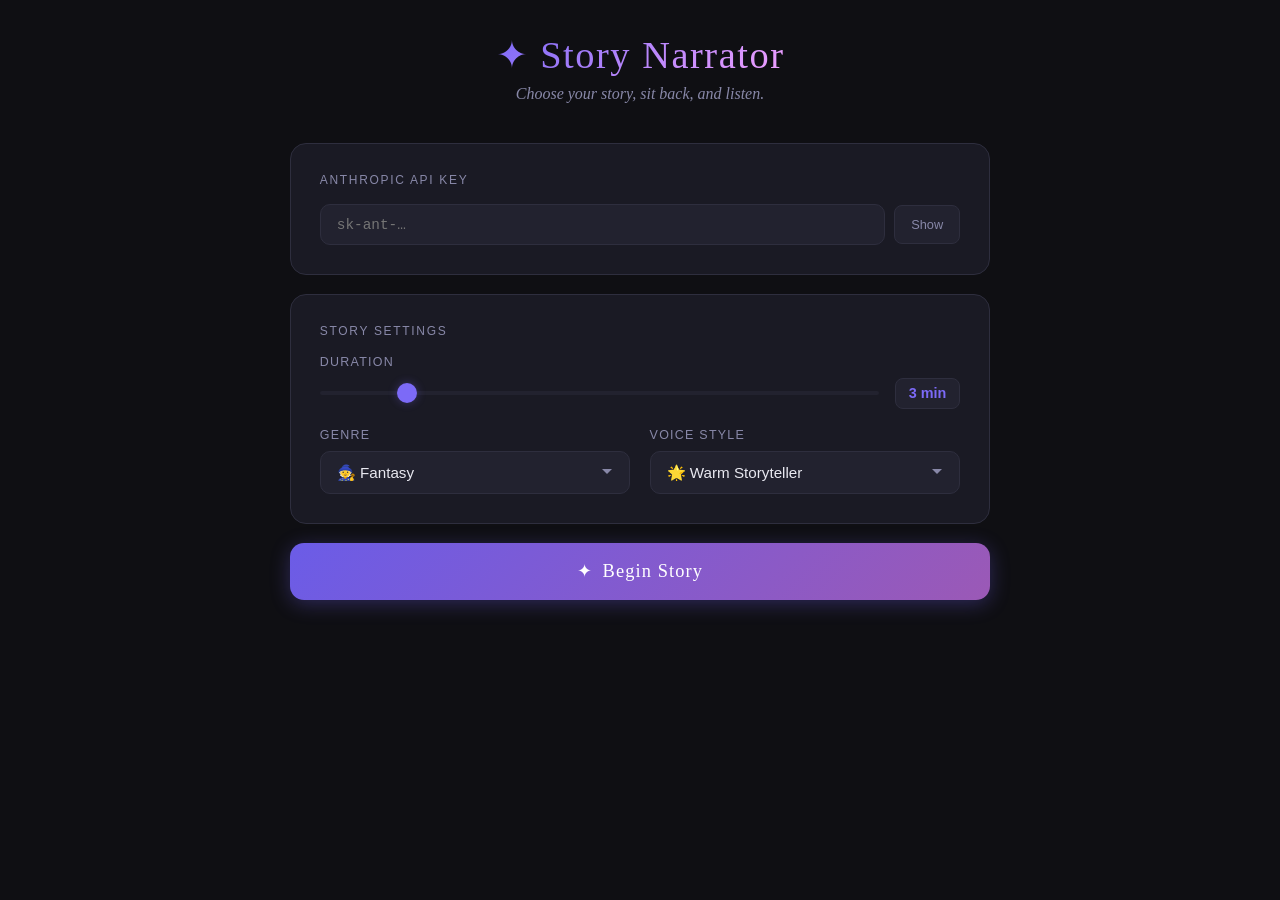
<file: index.html>
<!DOCTYPE html>
<html lang="en">
<head>
  <meta charset="UTF-8" />
  <meta name="viewport" content="width=device-width, initial-scale=1.0" />
  <title>Story Narrator</title>
  <style>
    *, *::before, *::after { box-sizing: border-box; margin: 0; padding: 0; }

    :root {
      --bg: #0f0f13;
      --surface: #1a1a24;
      --surface2: #22222f;
      --border: #2e2e3e;
      --accent: #7c6af7;
      --accent-glow: #7c6af755;
      --accent2: #f0a0ff;
      --text: #e8e8f0;
      --text-dim: #8888a8;
      --success: #5af09a;
      --danger: #ff6b6b;
    }

    body {
      font-family: 'Georgia', serif;
      background: var(--bg);
      color: var(--text);
      min-height: 100vh;
      display: flex;
      flex-direction: column;
      align-items: center;
      padding: 2rem 1rem 4rem;
    }

    header { text-align: center; margin-bottom: 2.5rem; }

    header h1 {
      font-size: 2.4rem;
      font-weight: 400;
      letter-spacing: 0.04em;
      background: linear-gradient(135deg, var(--accent), var(--accent2));
      -webkit-background-clip: text;
      -webkit-text-fill-color: transparent;
      background-clip: text;
    }

    header p { color: var(--text-dim); margin-top: 0.5rem; font-style: italic; font-size: 1rem; }

    .card {
      background: var(--surface);
      border: 1px solid var(--border);
      border-radius: 16px;
      padding: 1.8rem;
      width: 100%;
      max-width: 700px;
      margin-bottom: 1.2rem;
    }

    .card-title {
      font-size: 0.75rem;
      letter-spacing: 0.14em;
      text-transform: uppercase;
      color: var(--text-dim);
      margin-bottom: 1.1rem;
      font-family: 'Arial', sans-serif;
    }

    .api-key-row { display: flex; gap: 0.6rem; align-items: center; }

    .api-key-row input {
      flex: 1;
      background: var(--surface2);
      border: 1px solid var(--border);
      border-radius: 10px;
      padding: 0.7rem 1rem;
      color: var(--text);
      font-size: 0.9rem;
      font-family: 'Courier New', monospace;
      outline: none;
      transition: border-color 0.2s;
    }

    .api-key-row input:focus { border-color: var(--accent); }

    .btn-small {
      background: var(--surface2);
      border: 1px solid var(--border);
      border-radius: 8px;
      color: var(--text-dim);
      padding: 0.7rem 1rem;
      cursor: pointer;
      font-size: 0.8rem;
      transition: all 0.2s;
      white-space: nowrap;
    }

    .btn-small:hover { border-color: var(--accent); color: var(--text); }

    .controls-grid { display: grid; grid-template-columns: 1fr 1fr; gap: 1.2rem; }

    @media (max-width: 500px) { .controls-grid { grid-template-columns: 1fr; } }

    .control-group label {
      display: block;
      font-size: 0.78rem;
      letter-spacing: 0.1em;
      text-transform: uppercase;
      color: var(--text-dim);
      margin-bottom: 0.55rem;
      font-family: 'Arial', sans-serif;
    }

    .control-group select {
      width: 100%;
      background: var(--surface2);
      border: 1px solid var(--border);
      border-radius: 10px;
      padding: 0.75rem 1rem;
      color: var(--text);
      font-size: 0.95rem;
      appearance: none;
      background-image: url("data:image/svg+xml,%3Csvg xmlns='http://www.w3.org/2000/svg' width='12' height='8' viewBox='0 0 12 8'%3E%3Cpath fill='%238888a8' d='M1 1l5 5 5-5'/%3E%3C/svg%3E");
      background-repeat: no-repeat;
      background-position: right 1rem center;
      cursor: pointer;
      outline: none;
      transition: border-color 0.2s;
    }

    .control-group select:focus { border-color: var(--accent); }

    .duration-control { grid-column: 1 / -1; }

    .duration-row { display: flex; align-items: center; gap: 1rem; }

    .duration-row input[type=range] {
      flex: 1;
      -webkit-appearance: none;
      height: 4px;
      border-radius: 2px;
      background: var(--surface2);
      outline: none;
      cursor: pointer;
    }

    .duration-row input[type=range]::-webkit-slider-thumb {
      -webkit-appearance: none;
      width: 20px; height: 20px;
      border-radius: 50%;
      background: var(--accent);
      cursor: pointer;
      box-shadow: 0 0 10px var(--accent-glow);
    }

    .duration-row input[type=range]::-moz-range-thumb {
      width: 20px; height: 20px;
      border-radius: 50%;
      background: var(--accent);
      cursor: pointer;
      border: none;
    }

    .duration-badge {
      background: var(--surface2);
      border: 1px solid var(--border);
      border-radius: 8px;
      padding: 0.4rem 0.8rem;
      font-size: 0.9rem;
      min-width: 60px;
      text-align: center;
      color: var(--accent);
      font-weight: 600;
      font-family: 'Arial', sans-serif;
    }

    .start-btn {
      display: flex;
      align-items: center;
      justify-content: center;
      gap: 0.6rem;
      width: 100%;
      max-width: 700px;
      padding: 1.1rem;
      font-size: 1.15rem;
      font-family: 'Georgia', serif;
      letter-spacing: 0.06em;
      border: none;
      border-radius: 14px;
      cursor: pointer;
      background: linear-gradient(135deg, #6b5ce7, #9b59b6);
      color: #fff;
      box-shadow: 0 4px 20px #6b5ce755;
      transition: all 0.25s;
      margin-bottom: 1.2rem;
    }

    .start-btn:hover:not(:disabled) { transform: translateY(-2px); box-shadow: 0 8px 28px #6b5ce788; }
    .start-btn:active:not(:disabled) { transform: translateY(0); }
    .start-btn:disabled { opacity: 0.5; cursor: not-allowed; transform: none; }

    .player-card { display: none; }
    .player-card.visible { display: block; }

    .status-line {
      display: flex;
      align-items: center;
      gap: 0.6rem;
      font-family: 'Arial', sans-serif;
      font-size: 0.85rem;
      color: var(--text-dim);
      margin-bottom: 1rem;
    }

    .status-dot { width: 8px; height: 8px; border-radius: 50%; background: var(--text-dim); flex-shrink: 0; }
    .status-dot.generating { background: var(--accent); animation: pulse 1s ease-in-out infinite; }
    .status-dot.narrating  { background: var(--success); animation: pulse 1.4s ease-in-out infinite; }
    .status-dot.paused     { background: #f5a623; }
    .status-dot.done       { background: var(--success); }
    .status-dot.error      { background: var(--danger); }

    @keyframes pulse { 0%, 100% { opacity: 1; } 50% { opacity: 0.35; } }

    .story-box {
      background: var(--surface2);
      border: 1px solid var(--border);
      border-radius: 12px;
      padding: 1.4rem 1.6rem;
      max-height: 320px;
      overflow-y: auto;
      font-size: 1.02rem;
      line-height: 1.78;
      color: var(--text);
      margin-bottom: 1.2rem;
      white-space: pre-wrap;
      scroll-behavior: smooth;
    }

    .story-box::-webkit-scrollbar { width: 6px; }
    .story-box::-webkit-scrollbar-track { background: transparent; }
    .story-box::-webkit-scrollbar-thumb { background: var(--border); border-radius: 3px; }

    .story-box .highlight {
      background: linear-gradient(90deg, #7c6af722 0%, #f0a0ff18 100%);
      border-radius: 3px;
      padding: 1px 0;
    }

    .progress-bar-wrap { background: var(--surface2); border-radius: 4px; height: 4px; margin-bottom: 1.2rem; overflow: hidden; }
    .progress-bar-fill { height: 100%; background: linear-gradient(90deg, var(--accent), var(--accent2)); border-radius: 4px; width: 0%; transition: width 0.5s linear; }

    .playback-controls { display: flex; gap: 0.8rem; align-items: center; }

    .ctrl-btn {
      background: var(--surface2);
      border: 1px solid var(--border);
      border-radius: 10px;
      color: var(--text);
      padding: 0.65rem 1.2rem;
      cursor: pointer;
      font-size: 0.88rem;
      font-family: 'Arial', sans-serif;
      transition: all 0.2s;
      display: flex;
      align-items: center;
      gap: 0.4rem;
    }

    .ctrl-btn:hover:not(:disabled) { border-color: var(--accent); color: var(--accent); }
    .ctrl-btn:disabled { opacity: 0.4; cursor: not-allowed; }
    .ctrl-btn.danger:hover:not(:disabled) { border-color: var(--danger); color: var(--danger); }

    .time-display { margin-left: auto; font-family: 'Courier New', monospace; font-size: 0.85rem; color: var(--text-dim); }

    .error-msg {
      background: #ff6b6b18;
      border: 1px solid #ff6b6b44;
      border-radius: 10px;
      padding: 0.8rem 1rem;
      font-size: 0.88rem;
      color: #ff9999;
      font-family: 'Arial', sans-serif;
      display: none;
    }

    .error-msg.visible { display: block; }

    .meta-row { display: flex; flex-wrap: wrap; gap: 1.2rem; font-family: 'Arial', sans-serif; font-size: 0.78rem; color: var(--text-dim); margin-top: 0.6rem; }
    .meta-row span { display: flex; align-items: center; gap: 0.3rem; }
  </style>
</head>
<body>

<header>
  <h1>✦ Story Narrator</h1>
  <p>Choose your story, sit back, and listen.</p>
</header>

<!-- API Key -->
<div class="card">
  <div class="card-title">Anthropic API Key</div>
  <div class="api-key-row">
    <input type="password" id="apiKey" placeholder="sk-ant-…" autocomplete="off" />
    <button class="btn-small" onclick="toggleKeyVisibility()">Show</button>
  </div>
</div>

<!-- Story Settings -->
<div class="card">
  <div class="card-title">Story Settings</div>
  <div class="controls-grid">
    <div class="control-group duration-control">
      <label>Duration</label>
      <div class="duration-row">
        <input type="range" id="duration" min="1" max="15" value="3" step="1" oninput="updateDuration(this.value)" />
        <div class="duration-badge" id="durationLabel">3 min</div>
      </div>
    </div>

    <div class="control-group">
      <label>Genre</label>
      <select id="genre">
        <option value="fantasy">🧙 Fantasy</option>
        <option value="sci-fi">🚀 Sci-Fi</option>
        <option value="mystery">🔍 Mystery</option>
        <option value="horror">👻 Horror</option>
        <option value="romance">💞 Romance</option>
        <option value="adventure">⚔️ Adventure</option>
        <option value="fairy tale">🧚 Fairy Tale</option>
        <option value="thriller">🕵️ Thriller</option>
        <option value="historical fiction">🏛️ Historical Fiction</option>
        <option value="comedy">😄 Comedy</option>
      </select>
    </div>

    <div class="control-group">
      <label>Voice Style</label>
      <select id="voiceStyle">
        <option value="warm">🌟 Warm Storyteller</option>
        <option value="dramatic">🎭 Dramatic</option>
        <option value="whimsical">🌈 Whimsical</option>
        <option value="dark">🌑 Dark & Eerie</option>
        <option value="epic">🔱 Epic Narrator</option>
      </select>
    </div>
  </div>
</div>

<!-- Start Button -->
<button class="start-btn" id="startBtn" onclick="startStory()">
  <span>✦</span> Begin Story
</button>

<!-- Error -->
<div class="error-msg card" id="errorMsg"></div>

<!-- Player -->
<div class="card player-card" id="playerCard">
  <div class="status-line">
    <div class="status-dot" id="statusDot"></div>
    <span id="statusText">Generating your story…</span>
  </div>

  <div class="story-box" id="storyBox"></div>
  <div class="meta-row" id="metaRow"></div>

  <div class="progress-bar-wrap">
    <div class="progress-bar-fill" id="progressFill"></div>
  </div>

  <div class="playback-controls">
    <button class="ctrl-btn" id="pauseBtn" onclick="togglePause()" disabled>⏸ Pause</button>
    <button class="ctrl-btn" id="replayBtn" onclick="replayStory()" disabled>↩ Replay</button>
    <button class="ctrl-btn danger" id="stopBtn" onclick="stopStory()" disabled>✕ Stop</button>
    <div class="time-display" id="timeDisplay">0:00 / 0:00</div>
  </div>
</div>

<script>
  // ─── State ────────────────────────────────────────────────────────────────
  let currentStory = '';
  let sentences = [];
  let sentenceIndex = 0;
  let isPaused = false;
  let isSpeaking = false;
  let startTime = null;
  let timerInterval = null;
  let estimatedDuration = 0;
  let selectedVoice = null;

  const WORDS_PER_MIN = 130;

  const VOICE_PRESETS = {
    warm:      { rate: 0.92, pitch: 1.05 },
    dramatic:  { rate: 0.82, pitch: 0.88 },
    whimsical: { rate: 1.05, pitch: 1.18 },
    dark:      { rate: 0.75, pitch: 0.78 },
    epic:      { rate: 0.86, pitch: 0.95 },
  };

  // Best voices in priority order (Android enhanced → Google → Microsoft Neural)
  const PREFERRED_VOICES = [
    'Google US English', 'Google UK English Female', 'Google UK English Male',
    'Google Australian English',
    'Microsoft Aria Online (Natural)', 'Microsoft Jenny Online (Natural)',
    'Microsoft Guy Online (Natural)', 'Microsoft Ryan Online (Natural)',
    'Microsoft Sonia Online (Natural)',
  ];

  // ─── UI helpers ──────────────────────────────────────────────────────────
  function updateDuration(v) {
    document.getElementById('durationLabel').textContent = v + ' min';
  }

  function toggleKeyVisibility() {
    const inp = document.getElementById('apiKey');
    const btn = event.target;
    if (inp.type === 'password') { inp.type = 'text'; btn.textContent = 'Hide'; }
    else { inp.type = 'password'; btn.textContent = 'Show'; }
  }

  function setStatus(state, text) {
    document.getElementById('statusDot').className = 'status-dot ' + state;
    document.getElementById('statusText').textContent = text;
  }

  function showError(msg) {
    const el = document.getElementById('errorMsg');
    el.textContent = msg;
    el.classList.add('visible');
  }

  function hideError() { document.getElementById('errorMsg').classList.remove('visible'); }

  function showPlayer() {
    document.getElementById('playerCard').classList.add('visible');
    document.getElementById('playerCard').scrollIntoView({ behavior: 'smooth', block: 'start' });
  }

  function setProgress(pct) {
    document.getElementById('progressFill').style.width = Math.min(100, pct) + '%';
  }

  function setButtonsEnabled(pause, replay, stop) {
    document.getElementById('pauseBtn').disabled = !pause;
    document.getElementById('replayBtn').disabled = !replay;
    document.getElementById('stopBtn').disabled = !stop;
  }

  function highlightSentence(idx) {
    const box = document.getElementById('storyBox');
    let html = '';
    for (let i = 0; i < sentences.length; i++) {
      if (i === idx) html += '<span class="highlight">' + escHtml(sentences[i]) + '</span>';
      else html += escHtml(sentences[i]);
      if (i < sentences.length - 1) html += ' ';
    }
    box.innerHTML = html;
    const span = box.querySelector('.highlight');
    if (span) {
      const br = box.getBoundingClientRect(), sr = span.getBoundingClientRect();
      if (sr.top < br.top || sr.bottom > br.bottom) span.scrollIntoView({ block: 'center', behavior: 'smooth' });
    }
  }

  function escHtml(s) {
    return s.replace(/&/g,'&amp;').replace(/</g,'&lt;').replace(/>/g,'&gt;');
  }

  // ─── Timer ────────────────────────────────────────────────────────────────
  function startTimer(totalSec) {
    startTime = Date.now();
    estimatedDuration = totalSec;
    clearInterval(timerInterval);
    timerInterval = setInterval(() => {
      const elapsed = (Date.now() - startTime) / 1000;
      document.getElementById('timeDisplay').textContent = formatTime(elapsed) + ' / ' + formatTime(totalSec);
      setProgress((elapsed / totalSec) * 100);
      if (elapsed >= totalSec + 2) clearInterval(timerInterval);
    }, 500);
  }

  function stopTimer() { clearInterval(timerInterval); timerInterval = null; }

  function formatTime(sec) {
    sec = Math.max(0, Math.floor(sec));
    return Math.floor(sec / 60) + ':' + String(sec % 60).padStart(2, '0');
  }

  // ─── Voice picking ────────────────────────────────────────────────────────
  function pickVoice() {
    const voices = speechSynthesis.getVoices();
    for (const name of PREFERRED_VOICES) {
      const v = voices.find(v => v.name === name);
      if (v) return v;
    }
    return voices.find(v => v.lang.startsWith('en') && !v.localService)
      || voices.find(v => v.lang.startsWith('en'))
      || voices[0];
  }

  // ─── Story Generation ─────────────────────────────────────────────────────
  async function generateStory(apiKey, genre, minutes) {
    const wordCount = Math.round(minutes * WORDS_PER_MIN);
    const styleHint = {
      warm:      'Use warm, inviting prose that feels like a cozy campfire story.',
      dramatic:  'Use dramatic, theatrical prose with vivid emotional beats.',
      whimsical: 'Use playful, whimsical prose full of wonder and light humor.',
      dark:      'Use dark, atmospheric prose with an eerie, unsettling tone.',
      epic:      'Use grand, epic prose befitting an ancient legend.',
    }[document.getElementById('voiceStyle').value] || '';

    const prompt = `Write an original ${genre} short story of approximately ${wordCount} words.
${styleHint}
The story should have a clear beginning, middle, and end.
Write only the story itself — no title, no preamble, no author notes.
Make it engaging and suitable for narration.`;

    const response = await fetch('https://api.anthropic.com/v1/messages', {
      method: 'POST',
      headers: {
        'Content-Type': 'application/json',
        'x-api-key': apiKey,
        'anthropic-version': '2023-06-01',
        'anthropic-dangerous-direct-browser-access': 'true',
      },
      body: JSON.stringify({
        model: 'claude-opus-4-6',
        max_tokens: Math.max(2048, Math.round(wordCount * 1.6)),
        thinking: { type: 'adaptive' },
        messages: [{ role: 'user', content: prompt }],
      }),
    });

    if (!response.ok) {
      const err = await response.json().catch(() => ({}));
      throw new Error(err?.error?.message || `API error ${response.status}`);
    }

    const data = await response.json();
    const textBlock = data.content.find(b => b.type === 'text');
    if (!textBlock) throw new Error('No story text returned from API.');
    return textBlock.text.trim();
  }

  // ─── Narration ────────────────────────────────────────────────────────────
  function splitIntoSentences(text) {
    return text.match(/[^.!?…]+[.!?…]+["']?|[^.!?…]+$/g)?.map(s => s.trim()).filter(Boolean) || [text];
  }

  function speakFrom(idx) {
    if (idx >= sentences.length) {
      setStatus('done', 'Story complete.');
      setButtonsEnabled(false, true, false);
      setProgress(100);
      stopTimer();
      isSpeaking = false;
      return;
    }

    sentenceIndex = idx;
    highlightSentence(idx);

    const preset = VOICE_PRESETS[document.getElementById('voiceStyle').value] || VOICE_PRESETS.warm;
    const utt = new SpeechSynthesisUtterance(sentences[idx]);
    if (selectedVoice) utt.voice = selectedVoice;
    utt.rate = preset.rate;
    utt.pitch = preset.pitch;
    utt.volume = 1;

    utt.onend = () => { if (!isPaused && isSpeaking) speakFrom(idx + 1); };
    utt.onerror = (e) => {
      if (e.error !== 'canceled' && e.error !== 'interrupted' && isSpeaking) speakFrom(idx + 1);
    };

    speechSynthesis.speak(utt);
  }

  function startNarration(story) {
    currentStory = story;
    sentences = splitIntoSentences(story);
    sentenceIndex = 0;
    isPaused = false;
    isSpeaking = true;
    selectedVoice = pickVoice();

    const wordCount = story.split(/\s+/).length;
    const preset = VOICE_PRESETS[document.getElementById('voiceStyle').value] || VOICE_PRESETS.warm;
    const durationSec = Math.round((wordCount / (WORDS_PER_MIN * preset.rate)) * 60);

    setStatus('narrating', 'Narrating…');
    setButtonsEnabled(true, false, true);
    document.getElementById('pauseBtn').textContent = '⏸ Pause';

    const voiceName = selectedVoice ? selectedVoice.name : 'Default';
    document.getElementById('metaRow').innerHTML =
      `<span>📖 ${wordCount.toLocaleString()} words</span>` +
      `<span>⏱ ~${formatTime(durationSec)}</span>` +
      `<span>🎭 ${document.getElementById('genre').options[document.getElementById('genre').selectedIndex].text}</span>` +
      `<span>🔊 ${voiceName}</span>`;

    startTimer(durationSec);

    if (speechSynthesis.getVoices().length === 0) {
      speechSynthesis.onvoiceschanged = () => { selectedVoice = pickVoice(); speakFrom(0); };
    } else {
      speakFrom(0);
    }
  }

  // ─── Controls ─────────────────────────────────────────────────────────────
  function togglePause() {
    if (!isSpeaking) return;
    if (isPaused) {
      isPaused = false;
      setStatus('narrating', 'Narrating…');
      document.getElementById('pauseBtn').textContent = '⏸ Pause';
      startTimer(estimatedDuration - (Date.now() - startTime) / 1000);
      speakFrom(sentenceIndex);
    } else {
      isPaused = true;
      speechSynthesis.cancel();
      setStatus('paused', 'Paused');
      document.getElementById('pauseBtn').textContent = '▶ Resume';
      stopTimer();
    }
  }

  function replayStory() {
    if (!currentStory) return;
    speechSynthesis.cancel();
    isSpeaking = true;
    isPaused = false;
    startNarration(currentStory);
  }

  function stopStory() {
    speechSynthesis.cancel();
    isSpeaking = false;
    isPaused = false;
    stopTimer();
    setStatus('done', 'Stopped.');
    setButtonsEnabled(false, true, false);
    setProgress(0);
    document.getElementById('progressFill').style.transition = 'none';
    setTimeout(() => { document.getElementById('progressFill').style.transition = 'width 0.5s linear'; }, 100);
  }

  // ─── Main Flow ────────────────────────────────────────────────────────────
  async function startStory() {
    const apiKey = document.getElementById('apiKey').value.trim();
    if (!apiKey) { showError('Please enter your Anthropic API key.'); return; }

    hideError();
    speechSynthesis.cancel();
    isSpeaking = false;
    isPaused = false;
    stopTimer();

    const startBtn = document.getElementById('startBtn');
    startBtn.disabled = true;
    startBtn.innerHTML = '<span>◌</span> Generating story…';

    setProgress(0);
    document.getElementById('storyBox').textContent = '';
    document.getElementById('metaRow').innerHTML = '';
    document.getElementById('timeDisplay').textContent = '0:00 / 0:00';
    setButtonsEnabled(false, false, false);
    setStatus('generating', 'Generating your story…');
    showPlayer();

    try {
      const story = await generateStory(apiKey, document.getElementById('genre').value, parseInt(document.getElementById('duration').value));
      document.getElementById('storyBox').textContent = story;
      startNarration(story);
    } catch (err) {
      setStatus('error', 'Error');
      showError('Error: ' + err.message);
      document.getElementById('playerCard').classList.remove('visible');
    } finally {
      startBtn.disabled = false;
      startBtn.innerHTML = '<span>✦</span> Begin Story';
    }
  }

  // ─── Init ─────────────────────────────────────────────────────────────────
  window.addEventListener('DOMContentLoaded', () => {
    const saved = localStorage.getItem('snApiKey');
    if (saved) document.getElementById('apiKey').value = saved;
    document.getElementById('apiKey').addEventListener('blur', () => {
      const v = document.getElementById('apiKey').value.trim();
      if (v) localStorage.setItem('snApiKey', v);
    });
    speechSynthesis.getVoices();
    speechSynthesis.onvoiceschanged = () => speechSynthesis.getVoices();
  });
</script>
</body>
</html>
</file>
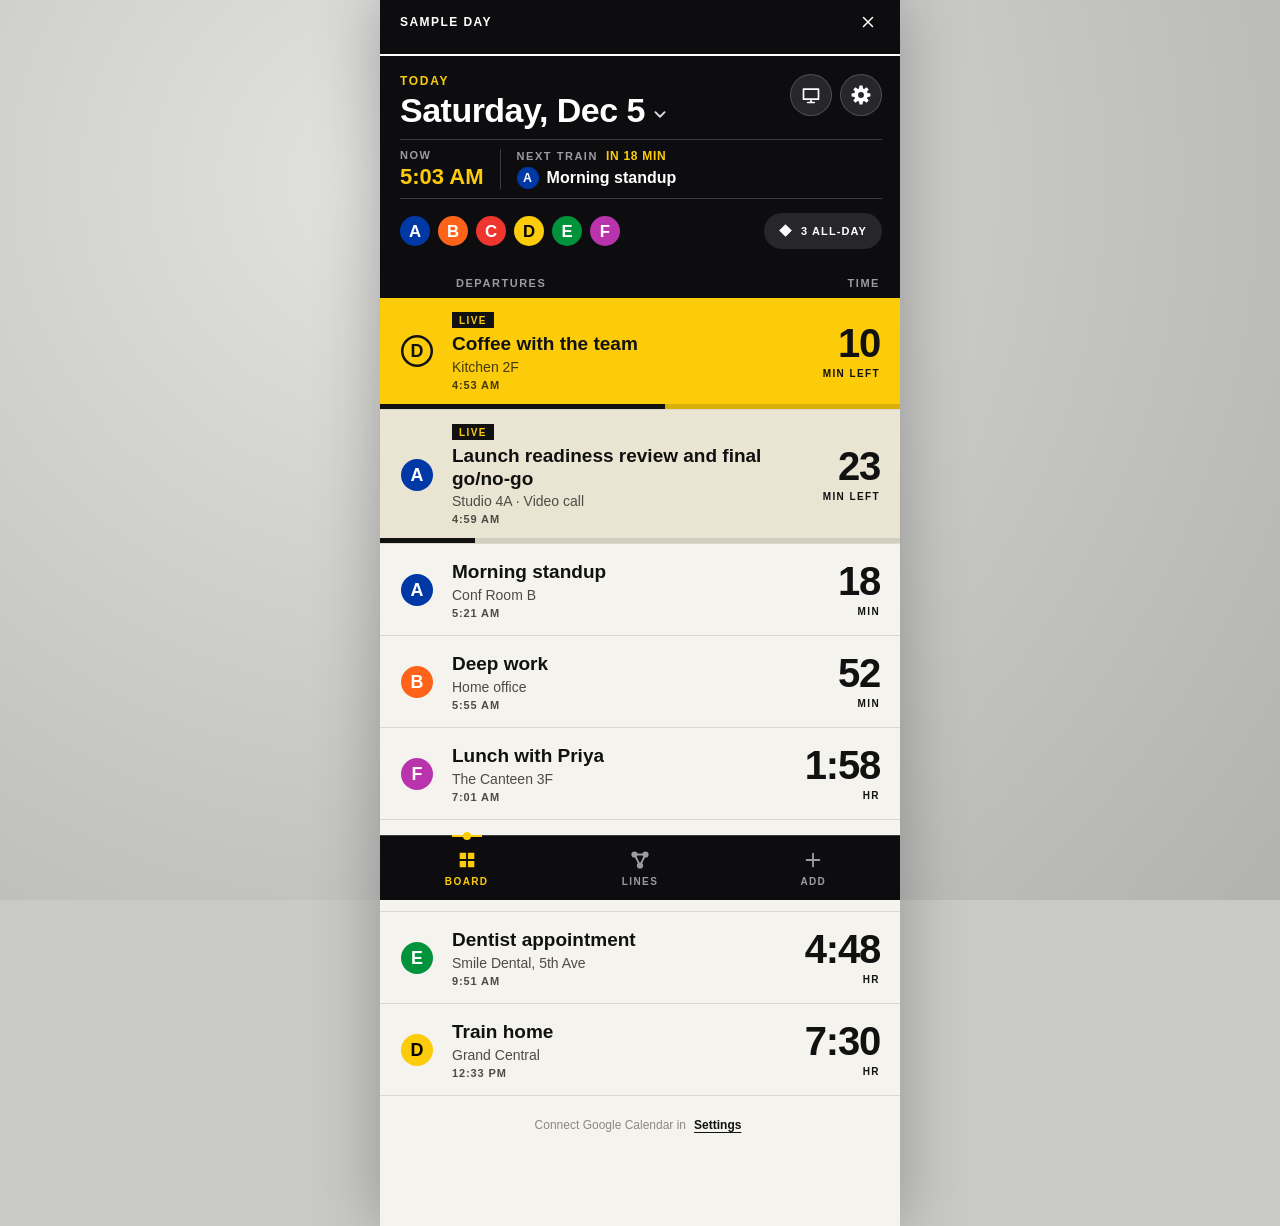
<file: dayboard/index.html>
<!DOCTYPE html>
<html lang="en" data-system="nyc">
<head>
  <meta charset="UTF-8" />
  <meta name="viewport" content="width=device-width, initial-scale=1, viewport-fit=cover" />
  <title>Day Board</title>
  <meta name="description" content="Your calendar as a subway departure board. New York City Subway, London Underground and split-flap designs." />
  <meta name="theme-color" content="#0D0D0F" />
  <meta name="apple-mobile-web-app-capable" content="yes" />
  <meta name="mobile-web-app-capable" content="yes" />
  <meta name="apple-mobile-web-app-status-bar-style" content="black" />
  <meta name="apple-mobile-web-app-title" content="Day Board" />
  <link rel="manifest" href="manifest.webmanifest" />
  <link rel="icon" href="icons/app-192.png" type="image/png" />
  <link rel="apple-touch-icon" href="icons/apple-touch-icon.png" />
  <link rel="stylesheet" href="css/app.css" />
  <script>
    // Apply the saved subway system before first paint to avoid a flash.
    try {
      var s = JSON.parse(localStorage.getItem('dayboard.v1') || '{}').system;
      if (s) document.documentElement.setAttribute('data-system', s);
    } catch (e) {}
  </script>
</head>
<body>
  <div id="app">
    <div id="banner"></div>
    <main id="view"></main>
  </div>
  <nav id="tabs" class="tabs" aria-label="Day Board"></nav>
  <dialog id="sheet" class="sheet" aria-label="Details"></dialog>
  <div id="display" class="display" hidden></div>
  <div id="toast" class="toast" role="status" aria-live="polite"></div>
  <noscript>Day Board needs JavaScript.</noscript>

  <script src="config.js"></script>
  <script src="js/util.js"></script>
  <script src="js/systems.js"></script>
  <script src="js/flap.js"></script>
  <script src="js/store.js"></script>
  <script src="js/google.js"></script>
  <script src="js/phone.js"></script>
  <script src="js/sample.js"></script>
  <script src="js/app.js"></script>
</body>
</html>
</file>
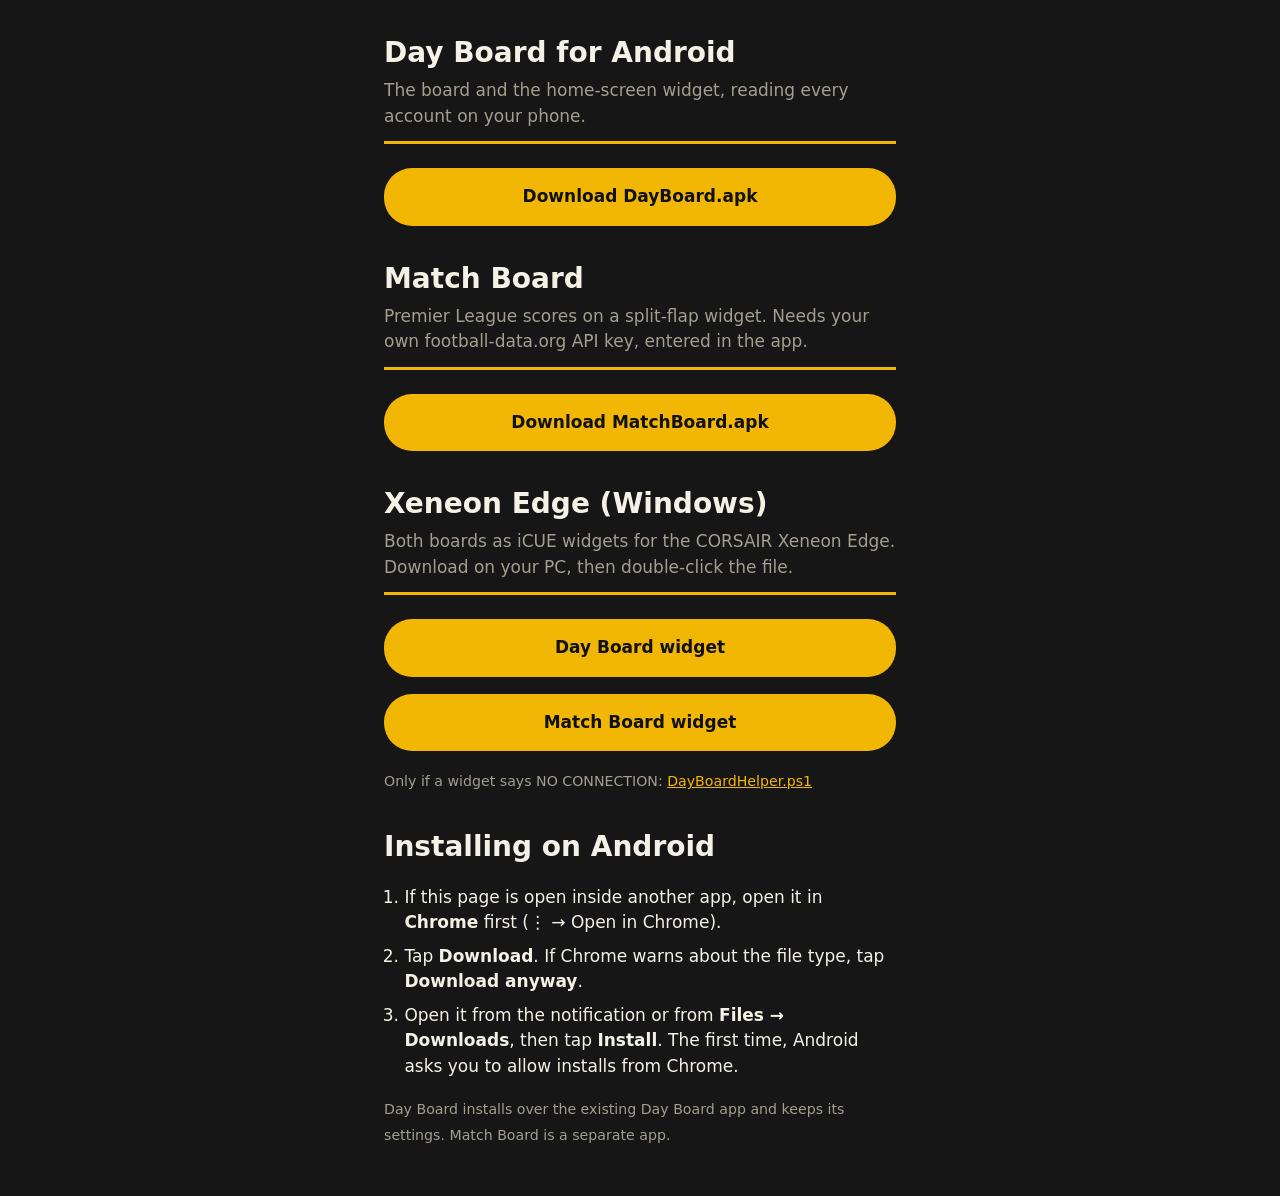
<file: get/index.html>
<!doctype html>
<html lang="en">
<head>
<meta charset="utf-8">
<meta name="viewport" content="width=device-width, initial-scale=1">
<title>Day Board Downloads</title>
<style>
  :root { --bg: #161616; --ink: #f4f1e6; --dim: #a39e8f; --amber: #f2b705; }
  body { margin: 0; background: var(--bg); color: var(--ink); font: 17px/1.5 system-ui, sans-serif; }
  main { max-width: 32rem; margin: 0 auto; padding: 32px 16px; }
  h1 { margin: 0 0 4px; font-size: 28px; }
  .rule { height: 3px; background: var(--amber); margin: 12px 0 24px; }
  a.btn { display: block; padding: 16px; border-radius: 28px; background: var(--amber); color: #111; text-align: center; font-weight: 700; text-decoration: none; }
  ol { padding-left: 1.2em; } li { margin: 8px 0; } small, .dim { color: var(--dim); }
</style>
</head>
<body>
<main>
  <h1>Day Board for Android</h1>
  <div class="dim">The board and the home-screen widget, reading every account on your phone.</div>
  <div class="rule"></div>
  <a class="btn" href="DayBoard.apk" download="DayBoard.apk">Download DayBoard.apk</a>
  <h1 style="margin-top:32px">Match Board</h1>
  <div class="dim">Premier League scores on a split-flap widget. Needs your own football-data.org API key, entered in the app.</div>
  <div class="rule"></div>
  <a class="btn" href="MatchBoard.apk" download="MatchBoard.apk">Download MatchBoard.apk</a>
  <h1 style="margin-top:32px">Xeneon Edge (Windows)</h1>
  <div class="dim">Both boards as iCUE widgets for the CORSAIR Xeneon Edge. Download on your PC, then double-click the file.</div>
  <div class="rule"></div>
  <p><a class="btn" href="https://github.com/braachgs/silver-enigma/releases/download/edge/day-board.icuewidget">Day Board widget</a></p>
  <p><a class="btn" href="https://github.com/braachgs/silver-enigma/releases/download/edge/match-board.icuewidget">Match Board widget</a></p>
  <p><small>Only if a widget says NO CONNECTION: <a style="color:#F2B705" href="https://github.com/braachgs/silver-enigma/releases/download/edge/DayBoardHelper.ps1">DayBoardHelper.ps1</a></small></p>
  <h1 style="margin-top:32px">Installing on Android</h1>
  <ol>
    <li>If this page is open inside another app, open it in <b>Chrome</b> first (⋮ → Open in Chrome).</li>
    <li>Tap <b>Download</b>. If Chrome warns about the file type, tap <b>Download anyway</b>.</li>
    <li>Open it from the notification or from <b>Files → Downloads</b>, then tap <b>Install</b>. The first time, Android asks you to allow installs from Chrome.</li>
  </ol>
  <p><small>Day Board installs over the existing Day Board app and keeps its settings. Match Board is a separate app.</small></p>
</main>
</body>
</html>
</file>
<file: dayboard/css/app.css>
/* Day Board — styles.
 * Layout is shared; each subway system supplies tokens under
 * [data-system="..."]. Badges (.bullet, .tab) are styled globally so either
 * system's badge can render anywhere (e.g. the system picker previews). */

@font-face { font-family: 'DB Inter'; src: url('../fonts/inter-latin-wght-normal.woff2') format('woff2'); font-weight: 100 900; font-display: swap; }
@font-face { font-family: 'DB Cabin'; src: url('../fonts/cabin-latin-wght-normal.woff2') format('woff2'); font-weight: 400 700; font-display: swap; }
@font-face { font-family: 'DB VT323'; src: url('../fonts/vt323-latin-400-normal.woff2') format('woff2'); font-weight: 400; font-display: swap; }
@font-face { font-family: 'DB Doto'; src: url('../fonts/doto-latin-wght-normal.woff2') format('woff2'); font-weight: 100 900; font-display: swap; }
@font-face { font-family: 'DB Barlow Condensed'; src: url('../fonts/barlow-condensed-latin-600-normal.woff2') format('woff2'); font-weight: 600; font-display: swap; }

:root {
  --font-helvetica: "Helvetica Neue", Helvetica, "DB Inter", Arial, sans-serif;
  --font-johnston: "P22 Underground", "Johnston100", "New Johnston", "Gill Sans", "Gill Sans MT", "DB Cabin", sans-serif;
  --font-flap: "DB Barlow Condensed", "Arial Narrow", "Roboto Condensed", sans-serif;
  --tabbar-h: 64px;
  --col: 520px;
}

/* ---------------------------------------------------------------- NYC */
:root,
[data-system="nyc"] {
  --font: var(--font-helvetica);
  --font-clock: "DB VT323", ui-monospace, monospace;
  --wall: #c9c9c7;
  --wall-img: radial-gradient(circle at 30% 20%, #e2e2e0 0, #c4c4c2 60%, #b2b2b0 100%);
  --chrome: #0d0d0f;
  --chrome-2: #26262b;
  --chrome-line: rgba(255, 255, 255, .2);
  --chrome-ink: #ffffff;
  --chrome-dim: #9b9ba3;
  --rule: #ffffff;
  --board: #f4f3ee;
  --ink: #111111;
  --ink-2: #4c4b46;
  --ink-3: #8b897f;
  --divider: #dcd9ce;
  --field: #ffffff;
  --live: #fccc0a;
  --live-ink: #111111;
  --live-tag: #111111;
  --live-tag-ink: #fccc0a;
  --live-bar: #111111;
  --live-track: rgba(0, 0, 0, .14);
  --live-2: #eae5d2;
  --live-2-bar: #111111;
  --live-2-track: rgba(0, 0, 0, .1);
  --accent: #fccc0a;
  --btn: #fccc0a;
  --btn-ink: #111111;
  --good: #00933c;
  --delay: #d4420f;
  --map-stop: #ffffff;
  --map-stroke: #111111;
  --disp-ink: #ffd21f;
  --disp-live: #74ff52;
}

/* ------------------------------------------------------------- London */
[data-system="london"] {
  --font: var(--font-johnston);
  --font-clock: "DB Doto", ui-monospace, monospace;
  --wall: #efeadb;
  --wall-img:
    linear-gradient(#d8d1bd 1px, transparent 1px) 0 0 / 56px 28px,
    linear-gradient(90deg, #d8d1bd 1px, transparent 1px) 0 0 / 56px 56px,
    linear-gradient(90deg, #d8d1bd 1px, transparent 1px) 28px 28px / 56px 56px,
    #f3eee0;
  --chrome: #0019a8;
  --chrome-2: #1531c4;
  --chrome-line: rgba(255, 255, 255, .28);
  --chrome-ink: #ffffff;
  --chrome-dim: #bcc5f2;
  --rule: #dc241f;
  --board: #ffffff;
  --ink: #0b1340;
  --ink-2: #3f4673;
  --ink-3: #7f86a8;
  --divider: #e1e4ef;
  --field: #ffffff;
  --live: #0019a8;
  --live-ink: #ffffff;
  --live-tag: #dc241f;
  --live-tag-ink: #ffffff;
  --live-bar: #ffffff;
  --live-track: rgba(255, 255, 255, .25);
  --live-2: #eef1fc;
  --live-2-bar: #0019a8;
  --live-2-track: rgba(0, 25, 168, .14);
  --accent: #ffffff;
  --btn: #0019a8;
  --btn-ink: #ffffff;
  --good: #00782a;
  --delay: #dc241f;
  --map-stop: #ffffff;
  --map-stroke: #0b1340;
  --disp-ink: #ff9d1c;
  --disp-live: #ff9d1c;
}

/* --------------------------------------------------------- Split-flap */
[data-system="flap"] {
  color-scheme: dark;
  --font: var(--font-helvetica);
  --font-clock: var(--font-flap);
  --wall: #1e1e1e;
  --wall-img: radial-gradient(circle at 50% 0, #3a3a38 0, #1f1f1e 60%, #141414 100%);
  --chrome: #161616;
  --chrome-2: #2a2a2a;
  --chrome-line: rgba(255, 255, 255, .14);
  --chrome-ink: #f4f1e6;
  --chrome-dim: #a39e8f;
  --rule: #f2b705;
  --board: #0e0e0e;
  --ink: #f4f1e6;
  --ink-2: #b7b2a3;
  --ink-3: #8a8576;
  --divider: #262626;
  --field: #181818;
  --live: #1a1a14;
  --live-ink: #f4f1e6;
  --live-tag: #2e8540;
  --live-tag-ink: #ffffff;
  --live-bar: #f2b705;
  --live-track: rgba(242, 183, 5, .18);
  --live-2: #141412;
  --live-2-bar: #f2b705;
  --live-2-track: rgba(242, 183, 5, .14);
  --accent: #f2b705;
  --btn: #f2b705;
  --btn-ink: #111111;
  --good: #3fae5a;
  --delay: #ff6b45;
  --map-stop: #f4f1e6;
  --map-stroke: #0e0e0e;
  --disp-ink: #f4f1e6;
  --disp-live: #3fae5a;
}
[data-system="flap"] .btn-danger { border-color: #ff6b5e; color: #ff6b5e; }
[data-system="flap"] .acct-id .warn { color: #ff6b5e; }

/* --------------------------------------------------------------- base */
*, *::before, *::after { box-sizing: border-box; }
html { background: var(--wall); }
body {
  margin: 0;
  min-height: 100dvh;
  font-family: var(--font);
  color: var(--ink);
  background: var(--wall-img, var(--wall));
  background-attachment: fixed;
  -webkit-font-smoothing: antialiased;
  -webkit-tap-highlight-color: transparent;
}
button, input, select, textarea { font: inherit; color: inherit; }
button { cursor: pointer; }
button:focus-visible, a:focus-visible, input:focus-visible, select:focus-visible, textarea:focus-visible, summary:focus-visible {
  outline: 3px solid #4d90fe;
  outline-offset: 2px;
}
[hidden] { display: none !important; }
.sr-only {
  position: absolute;
  width: 1px; height: 1px;
  margin: -1px; padding: 0;
  overflow: hidden;
  clip: rect(0 0 0 0);
  white-space: nowrap;
  border: 0;
}
.icon { flex: none; display: block; }

#app {
  position: relative;
  max-width: var(--col);
  min-height: 100dvh;
  margin: 0 auto;
  background: var(--board);
  box-shadow: 0 0 60px rgba(0, 0, 0, .28);
  padding-bottom: calc(var(--tabbar-h) + env(safe-area-inset-bottom));
  /* Day swipes: the browser keeps vertical scrolling and pinch zoom, the app
     takes horizontal drags, and a day sliding out is clipped to the column. */
  touch-action: pan-y pinch-zoom;
  overflow-x: clip;
}

/* ------------------------------------------------------------- banner */
.banner {
  display: flex;
  align-items: center;
  justify-content: space-between;
  width: 100%;
  min-height: 44px;
  padding: calc(env(safe-area-inset-top) + 4px) 14px 4px 20px;
  background: var(--chrome);
  color: var(--chrome-ink);
  border: 0;
  font-size: 12px;
  font-weight: 700;
  letter-spacing: .12em;
  text-transform: uppercase;
  text-align: left;
}
.banner + .banner { padding-top: 4px; }
.banner.warn { background: #b3261e; }
.banner-x {
  display: grid; place-items: center;
  width: 36px; height: 36px;
  border: 0; background: none; color: inherit;
}
.banner-cta { opacity: .75; }

/* ------------------------------------------------------------- chrome */
.chrome { background: var(--chrome); color: var(--chrome-ink); }
#banner:empty + #view .chrome { padding-top: env(safe-area-inset-top); }
.rule-band {
  height: 12px;
  background: var(--chrome);
  border-bottom: 2px solid var(--rule);
}
[data-system="london"] .rule-band { height: 8px; border-bottom-width: 4px; }
.hdr {
  display: flex;
  align-items: flex-start;
  gap: 12px;
  padding: 18px 18px 10px 20px;
}
.hdr-logo { flex: none; padding-top: 4px; }
.roundel { display: block; }
.date-btn {
  flex: 1;
  min-width: 0;
  display: flex;
  align-items: flex-end;
  gap: 4px;
  padding: 0;
  border: 0;
  background: none;
  color: inherit;
  text-align: left;
  font-size: clamp(26px, 7.6vw, 34px);
  font-weight: 700;
  line-height: 1.08;
  letter-spacing: -.015em;
}
[data-system="london"] .date-btn { font-weight: 600; letter-spacing: 0; }
.date-text { min-width: 0; }
.chev { flex: none; padding-bottom: 4px; opacity: .85; }
.date-btn[aria-expanded="true"] .chev { transform: rotate(180deg); }
.hdr-title { flex: 1; min-width: 0; }
.hdr-title h1 { margin: 0; font-size: 32px; line-height: 1.1; font-weight: 700; letter-spacing: -.015em; }
.hdr-sub {
  display: flex; align-items: center; gap: 6px;
  margin-top: 6px;
  font-size: 11px; font-weight: 700; letter-spacing: .12em; color: var(--chrome-dim);
}
.hdr-actions { flex: none; display: flex; align-items: center; gap: 8px; }
.icon-btn {
  display: grid; place-items: center;
  width: 42px; height: 42px;
  border-radius: 50%;
  border: 1px solid var(--chrome-line);
  background: var(--chrome-2);
  color: var(--chrome-ink);
}
.icon-btn.sm { width: 34px; height: 34px; }
.icon-btn.xs { width: 24px; height: 24px; border: 0; background: transparent; color: var(--chrome-dim); }
/* Which day is on screen, in words: TODAY in the accent colour, otherwise
   TOMORROW, 3 DAYS AGO… in the dim chrome colour. */
.hdr-day { flex: 1; min-width: 0; }
.hdr-day .date-btn { width: 100%; }
.hdr-kicker {
  display: block;
  margin-bottom: 4px;
  font-size: 12px; font-weight: 700; letter-spacing: .14em; text-transform: uppercase;
  color: var(--chrome-dim);
}
.hdr-kicker.is-today { color: var(--accent); }
/* London's accent is white, close to its pale-blue dim colour: give TODAY
   the red of the header rule as well. */
[data-system="london"] .hdr-kicker.is-today { text-decoration: underline 3px #dc241f; text-underline-offset: 4px; }
.hdr-sub .hdr-kicker { display: inline; margin: 0; font-size: inherit; letter-spacing: inherit; }
.hdr-sub .sub-date { white-space: nowrap; } /* a narrow phone wraps after the dot, never inside the date */
/* The date now sits under the label: keep the London roundel beside it. */
.hdr:has(> .hdr-day) .hdr-logo { padding-top: 23px; }
.today-btn {
  display: inline-flex; align-items: center; gap: 4px;
  height: 32px;
  margin-top: 10px;
  padding: 0 14px 0 10px;
  border: 0; border-radius: 16px;
  background: var(--accent);
  color: var(--chrome);
  font-size: 12px; font-weight: 700; letter-spacing: .08em; text-transform: uppercase;
  white-space: nowrap;
}
.today-btn:has(> .icon:last-child) { padding: 0 10px 0 14px; }
[data-system="nyc"] .today-btn { color: #111; }
/* Landscape phones: a row of its own under the date would cost a whole event
   row, so the button joins the label above the date ("TOMORROW  ‹ BACK TO
   TODAY"). The column is too narrow for it to sit beside the date. */
@media (max-height: 500px) {
  .hdr-day { display: flex; flex-wrap: wrap; align-items: center; column-gap: 14px; row-gap: 6px; }
  .hdr-day .hdr-kicker { margin-bottom: 0; }
  .hdr-day .today-btn { order: 1; margin-top: 0; height: 28px; }
  .hdr-day .date-btn { order: 2; flex-basis: 100%; }
}

/* Today only: NOW 10:42 AM, and the next departure with its countdown.
   Two short columns, each a caption over its value, like a station sign. */
.now-strip {
  display: flex; align-items: stretch; gap: 16px;
  margin: 0 18px 8px 20px;
  padding: 9px 0;
  border-top: 1px solid var(--chrome-line);
  border-bottom: 1px solid var(--chrome-line);
}
.now-cap {
  flex: none;
  font-size: 11px; font-weight: 700; letter-spacing: .14em; text-transform: uppercase;
  color: var(--chrome-dim);
}
.now-time { flex: none; display: flex; flex-direction: column; justify-content: space-between; gap: 4px; padding-right: 16px; border-right: 1px solid var(--chrome-line); }
.now-clock { font-size: 22px; line-height: 1.1; font-weight: 700; font-variant-numeric: tabular-nums; color: var(--accent); white-space: nowrap; }
[data-system="london"] .now-clock { color: var(--chrome-ink); }
.now-strip .fl-time { --cw: 14px; --ch: 24px; --cf: 19px; }
.now-next {
  flex: 1; min-width: 0;
  display: flex; flex-direction: column; justify-content: space-between; gap: 4px;
  padding: 0; border: 0; background: none; color: inherit; text-align: left;
}
.now-row { display: flex; align-items: center; gap: 8px; min-width: 0; }
.now-next .bullet { --bs: 22px; }
.now-next .tab { min-width: 34px; height: 20px; font-size: 10px; padding: 0 4px; }
.now-next .ftile { min-width: 36px; height: 22px; font-size: 13px; }
.now-next .badge { flex: none; }
.now-title { min-width: 0; overflow: hidden; text-overflow: ellipsis; white-space: nowrap; font-size: 16px; font-weight: 600; }
.now-title.dim { color: var(--chrome-dim); font-weight: 500; }
.now-in { margin-left: auto; flex: none; font-size: 12px; font-weight: 700; letter-spacing: .06em; text-transform: uppercase; white-space: nowrap; color: var(--accent); }
[data-system="london"] .now-in { color: var(--chrome-ink); }

.hdr-lines {
  display: flex;
  flex-wrap: wrap;
  align-items: center;
  gap: 10px;
  padding: 6px 18px 16px 20px;
}
.line-filter { padding: 0; border: 0; background: none; line-height: 0; transition: opacity .15s; }
.hdr-lines .bullet { --bs: 30px; }
.hdr-lines .tab { min-width: 38px; height: 22px; font-size: 11px; padding: 0 5px; }
.hdr-lines { gap: 8px; }
.line-filter.dim { opacity: .3; }
.pill {
  margin-left: auto;
  display: inline-flex; align-items: center; gap: 9px;
  height: 36px;
  padding: 0 15px;
  border-radius: 18px;
  border: 0;
  background: var(--chrome-2);
  color: var(--chrome-ink);
  font-size: 11px; font-weight: 700; letter-spacing: .1em; text-transform: uppercase;
}
.pill-diamond {
  display: inline-block;
  width: 9px; height: 9px;
  margin: 0 2px;
  background: currentColor;
  transform: rotate(45deg);
}
.allday-list { list-style: none; margin: 0; padding: 0 20px 12px; }
.allday-item {
  display: flex; align-items: center; gap: 12px;
  width: 100%;
  padding: 8px 0;
  border: 0; border-top: 1px solid var(--chrome-line);
  background: none; color: inherit; text-align: left;
  font-size: 15px; font-weight: 600;
}
.colhead {
  display: flex;
  justify-content: space-between;
  padding: 12px 20px 9px 76px;
  font-size: 11px; font-weight: 700; letter-spacing: .14em; text-transform: uppercase;
  color: var(--chrome-dim);
}

/* ------------------------------------------------------------- picker */
.picker { padding: 4px 16px 14px; }
.pk-head { display: flex; align-items: center; justify-content: space-between; padding: 0 4px 8px; }
.pk-head strong { font-size: 16px; }
.pk-grid { display: grid; grid-template-columns: repeat(7, 1fr); gap: 2px; }
.pk-wd { text-align: center; font-size: 11px; font-weight: 700; color: var(--chrome-dim); padding: 4px 0; }
.pk-day {
  position: relative;
  display: flex; flex-direction: column; align-items: center; justify-content: center; gap: 3px;
  height: 44px;
  border: 0; border-radius: 10px;
  background: none; color: inherit;
  font-size: 15px; font-weight: 600;
}
.pk-day.today { box-shadow: inset 0 0 0 2px var(--accent); }
.pk-day.sel { background: var(--accent); color: var(--chrome); }
[data-system="nyc"] .pk-day.sel { color: #111; }
.pk-dots { display: flex; gap: 2px; height: 5px; }
.pk-dots i { width: 5px; height: 5px; border-radius: 50%; }

/* ------------------------------------------------------------- badges */
.badge { flex: none; }
.bullet {
  --bs: 32px;
  display: inline-grid;
  place-items: center;
  width: var(--bs); height: var(--bs);
  border-radius: 50%;
  background: var(--c);
  color: var(--i);
  font-family: var(--font-helvetica);
  font-weight: 700;
  font-size: calc(var(--bs) * .56);
  line-height: 1;
}
.bullet .mark { display: block; transform: translateY(.03em); }
.bullet.diamond {
  border-radius: 3px;
  width: calc(var(--bs) * .8); height: calc(var(--bs) * .8);
  margin: calc(var(--bs) * .1);
  transform: rotate(45deg);
}
.bullet.diamond .mark { transform: rotate(-45deg); font-size: .9em; }
.bullet.outline {
  background: transparent;
  color: currentColor;
  box-shadow: inset 0 0 0 2.5px currentColor;
}
.tab {
  display: inline-flex;
  align-items: center;
  justify-content: center;
  min-width: 42px;
  height: 24px;
  padding: 0 6px;
  border-radius: 3px;
  background: var(--c);
  color: var(--i);
  font-family: var(--font-johnston);
  font-weight: 700;
  font-size: 12px;
  letter-spacing: .04em;
  line-height: 1;
  white-space: nowrap;
}
.tab.wide { min-width: 0; height: 28px; padding: 0 10px; font-size: 14px; letter-spacing: 0; font-weight: 600; }
.tab.hollow { background: transparent; color: currentColor; box-shadow: inset 0 0 0 2.5px var(--c); }
.tab.outline { box-shadow: 0 0 0 2px #ffffff; }
.ftile {
  position: relative;
  display: inline-flex;
  align-items: center;
  justify-content: center;
  min-width: 42px;
  height: 28px;
  padding: 0 5px;
  border-radius: 3px;
  background: var(--c);
  color: var(--i);
  font-family: var(--font-flap);
  font-weight: 600;
  font-size: 18px;
  letter-spacing: .06em;
  line-height: 1;
  white-space: nowrap;
  overflow: hidden;
}
.ftile::after {
  content: '';
  position: absolute; left: 0; right: 0; top: calc(50% - .5px);
  height: 1px;
  background: rgba(0, 0, 0, .35);
}
.ftile.hollow { background: transparent; color: currentColor; box-shadow: inset 0 0 0 2px var(--c); }
.ftile.outline { box-shadow: 0 0 0 2px #f2b705; }
.ftile.blank { background: #1d1d1d; }
.hdr-lines .ftile { min-width: 40px; height: 26px; font-size: 16px; }
.line-choice .ftile { min-width: 36px; height: 22px; font-size: 14px; }
.lp-item .ftile { min-width: 62px; height: 40px; font-size: 24px; }
.sp-badges .ftile { min-width: 30px; height: 20px; padding: 0 3px; font-size: 12px; }
.detail-top .ftile { min-width: 54px; height: 36px; font-size: 21px; }

/* -------------------------------------------------------------- board */
.board { background: var(--board); }
.row {
  position: relative;
  display: grid;
  grid-template-columns: 42px minmax(0, 1fr) auto;
  align-items: center;
  column-gap: 14px;
  width: 100%;
  min-height: 92px;
  padding: 14px 20px 14px 16px;
  border: 0;
  border-bottom: 1px solid var(--divider);
  background: var(--board);
  color: var(--ink);
  text-align: left;
}
.row-badge { display: grid; place-items: center; }
.row-main { display: flex; flex-direction: column; align-items: flex-start; min-width: 0; }
.tag {
  margin-bottom: 5px;
  padding: 3px 7px 2px;
  background: var(--live-tag);
  color: var(--live-tag-ink);
  font-size: 10px; font-weight: 800; letter-spacing: .14em; text-transform: uppercase;
}
.row-title {
  max-width: 100%;
  font-size: 19px;
  font-weight: 700;
  line-height: 1.2;
  display: -webkit-box;
  -webkit-line-clamp: 2;
  -webkit-box-orient: vertical;
  overflow: hidden;
}
[data-system="london"] .row-title { font-weight: 600; }
.row-sub {
  max-width: 100%;
  margin-top: 3px;
  font-size: 14px;
  color: var(--ink-2);
  white-space: nowrap; overflow: hidden; text-overflow: ellipsis;
}
.row-when {
  margin-top: 4px;
  font-size: 11px; font-weight: 700; letter-spacing: .08em; text-transform: uppercase;
  color: var(--ink-2);
}
.row-count { text-align: right; min-width: 60px; }
.row-count b {
  display: block;
  font-size: 40px;
  font-weight: 700;
  line-height: .95;
  letter-spacing: -.03em;
  font-variant-numeric: tabular-nums;
}
[data-system="london"] .row-count b { font-weight: 600; letter-spacing: -.01em; }
.row-count small {
  display: block;
  margin-top: 6px;
  font-size: 10px; font-weight: 800; letter-spacing: .14em;
}
.row.live { background: var(--live-2); padding-bottom: 18px; }
.row.live.primary { background: var(--live); color: var(--live-ink); }
.row.live.primary .row-sub, .row.live.primary .row-when { color: inherit; opacity: .78; }
.progress { position: absolute; left: 0; right: 0; bottom: 0; height: 5px; background: var(--live-2-track); }
.progress i { display: block; height: 100%; background: var(--live-2-bar); }
.row.primary .progress { background: var(--live-track); }
.row.primary .progress i { background: var(--live-bar); }
.row.past { opacity: .5; min-height: 76px; }
.row.past .row-count b { font-size: 26px; }
.row:active { filter: brightness(.96); }

.departed-toggle {
  display: flex; align-items: center; justify-content: center; gap: 6px;
  width: 100%;
  padding: 14px;
  border: 0; border-bottom: 1px solid var(--divider);
  background: none;
  color: var(--ink-2);
  font-size: 11px; font-weight: 800; letter-spacing: .14em; text-transform: uppercase;
}
.departed-toggle[aria-expanded="true"] .icon { transform: rotate(180deg); }

.empty { padding: 34px 24px 26px; text-align: center; }
.empty-sign {
  margin: 0 auto 14px;
  max-width: 320px;
  background: var(--chrome);
  color: var(--chrome-ink);
  text-align: left;
}
.empty-sign p { margin: 0; padding: 14px 18px 18px; font-size: 22px; font-weight: 700; line-height: 1.15; }
.empty-sub { margin: 0 0 16px; color: var(--ink-2); }

.board-foot {
  display: flex; align-items: center; justify-content: center; gap: 4px; flex-wrap: wrap;
  padding: 18px 20px 26px;
  font-size: 12px; color: var(--ink-3);
}
.link-btn { padding: 4px; border: 0; background: none; color: var(--ink); font-weight: 700; text-decoration: underline; text-underline-offset: 3px; }

/* -------------------------------------------------------------- lines */
.line-list { list-style: none; margin: 0; padding: 0; background: var(--chrome); }
.line-row {
  display: grid;
  grid-template-columns: var(--lb, 36px) minmax(0, 1fr) auto auto;
  align-items: center;
  column-gap: 14px;
  width: 100%;
  padding: 14px 16px 14px 20px;
  border: 0;
  border-top: 2px solid var(--chrome-line);
  background: none;
  color: var(--chrome-ink);
  text-align: left;
}
.line-badge { display: flex; justify-content: flex-start; min-width: 0; line-height: 0; }
.line-badge .tab { max-width: 100%; overflow: hidden; text-overflow: ellipsis; }
[data-system="london"] .line-row { --lb: 128px; }
[data-system="flap"] .line-row { --lb: 50px; }
.line-name { display: flex; flex-direction: column; min-width: 0; }
.line-name > span { font-size: 20px; font-weight: 700; white-space: nowrap; overflow: hidden; text-overflow: ellipsis; }
.status { margin-top: 2px; font-size: 12px; font-weight: 700; }
.status.good { color: #7fd99a; }
.status.delay { color: #ffb38a; }
.status.none { color: var(--chrome-dim); font-weight: 500; }
[data-system="london"] .status.good { color: #9fe3b4; }
[data-system="london"] .status.delay { color: #ffd0cb; }
.line-count { font-size: 12px; font-weight: 600; color: var(--chrome-dim); white-space: nowrap; }
.line-more { color: var(--chrome-dim); }
.lines-body { background: var(--chrome); padding: 0 0 22px; }
.lines-body .btn-outline { border-color: var(--chrome-ink); color: var(--chrome-ink); }

.map-section { padding: 20px 0 24px; background: var(--board); }
.section-title {
  margin: 0 20px 6px;
  font-size: 11px; font-weight: 800; letter-spacing: .14em; text-transform: uppercase;
  color: var(--ink-3);
}
.map-empty { margin: 8px 20px; color: var(--ink-2); }
.strip-map { position: relative; margin-top: 8px; }
.map-svg { position: absolute; left: 0; top: 0; overflow: visible; }
.map-svg .dot { fill: var(--map-stop); stroke: var(--map-stroke); stroke-width: 2.5; }
.map-svg .ring { fill: var(--map-stop); stroke: var(--map-stroke); stroke-width: 3; }
.map-svg .xlink { fill: var(--map-stop); stroke: var(--map-stroke); stroke-width: 2.5; }
.map-svg .stop.past { opacity: .45; }
.map-svg .now-line { stroke: var(--ink); stroke-width: 1.5; stroke-dasharray: 3 4; }
.map-svg .now-arrow { fill: var(--delay); }
.map-label {
  position: absolute;
  left: calc(var(--map-w) + 4px);
  right: 52px;
  display: flex; flex-direction: column; align-items: flex-start;
  padding: 2px 0;
  border: 0; background: none; color: var(--ink);
  text-align: left;
  transform: translateY(-50%);
}
.map-label.past { opacity: .45; }
.map-time { font-size: 11px; font-weight: 700; letter-spacing: .08em; color: var(--ink-2); }
.map-name { max-width: 100%; font-size: 15px; font-weight: 700; white-space: nowrap; overflow: hidden; text-overflow: ellipsis; }
[data-system="london"] .map-name { font-weight: 600; }
.map-now {
  position: absolute; right: 12px;
  transform: translateY(-50%);
  padding: 2px 6px;
  background: var(--delay); color: #fff;
  font-size: 10px; font-weight: 800; letter-spacing: .12em; text-transform: uppercase;
}

/* ---------------------------------------------------------------- add */
.form { background: var(--field); }
.field {
  display: flex; align-items: center; justify-content: space-between; gap: 12px;
  min-height: 56px;
  padding: 10px 20px;
  border-bottom: 1px solid var(--divider);
}
.field.col { flex-direction: column; align-items: stretch; justify-content: center; gap: 6px; }
.field > label { font-size: 15px; color: var(--ink-2); }
.rel-cap { display: block; margin-top: 2px; font-size: 11px; font-weight: 700; letter-spacing: .1em; text-transform: uppercase; white-space: nowrap; color: var(--ink-2); }
/* A long caption ("TOMORROW · 3 DAYS") must not push the date and time off
   a narrow screen: they drop to their own right-aligned line instead. */
.field:has(> .field-pair) { flex-wrap: wrap; row-gap: 2px; }
.field-pair { margin-left: auto; }
.field input:not([type="checkbox"]), .field select, .field textarea {
  min-width: 0;
  border: 0;
  background: transparent;
  color: var(--ink);
  font-size: 15px;
  text-align: right;
}
.field select { text-align-last: right; padding-right: 2px; }
.field.col input, .field.col select, .field.col textarea { text-align: left; text-align-last: left; width: 100%; }
.field textarea { resize: vertical; min-height: 64px; }
.field input:focus, .field select:focus, .field textarea:focus { outline: none; }
.field:focus-within { background: color-mix(in srgb, var(--ink) 3%, transparent); }
.name-input { font-size: 22px !important; font-weight: 700; padding: 2px 0; }
.name-input::placeholder { color: var(--ink-3); font-weight: 600; }
.field-pair { display: flex; gap: 10px; align-items: center; }
.line-pick { display: flex; align-items: center; gap: 10px; }
.line-pick-badge { line-height: 0; }
.field > .cap { font-size: 10px; color: var(--ink-3); }
.add-view { min-height: calc(100dvh - var(--tabbar-h)); background: var(--field); }
.form { padding-bottom: 8px; }
.cap {
  display: block;
  font-size: 10px; font-weight: 800; letter-spacing: .16em; text-transform: uppercase;
  color: var(--ink-3);
}
.help { margin: 4px 0 0; font-size: 12.5px; line-height: 1.45; color: var(--ink-2); }
.more { border-bottom: 1px solid var(--divider); }
.more summary {
  display: flex; align-items: center; gap: 8px;
  min-height: 52px;
  padding: 0 20px;
  list-style: none;
  font-size: 14px; color: var(--ink-2);
  cursor: pointer;
}
.more summary::-webkit-details-marker { display: none; }
.more[open] summary .icon { transform: rotate(45deg); }
.more .field:last-child { border-bottom: 0; }
.shake { animation: shake .4s; }
@keyframes shake { 20%, 60% { transform: translateX(-6px); } 40%, 80% { transform: translateX(6px); } }

.switch {
  appearance: none;
  -webkit-appearance: none;
  flex: none;
  position: relative;
  width: 50px; height: 30px;
  margin: 0;
  border-radius: 15px;
  background: color-mix(in srgb, var(--ink) 18%, transparent);
  transition: background .15s;
  cursor: pointer;
}
.switch::after {
  content: '';
  position: absolute; top: 3px; left: 3px;
  width: 24px; height: 24px;
  border-radius: 50%;
  background: #fff;
  box-shadow: 0 1px 3px rgba(0, 0, 0, .3);
  transition: transform .15s;
}
.switch:checked { background: var(--good); }
.switch:checked::after { transform: translateX(20px); }
.switch.sm { width: 40px; height: 24px; }
.switch.sm::after { width: 18px; height: 18px; }
.switch.sm:checked::after { transform: translateX(16px); }

/* ------------------------------------------------------------ buttons */
.btn-primary, .btn-outline, .btn-danger {
  display: inline-flex; align-items: center; justify-content: center; gap: 8px;
  min-height: 50px;
  padding: 0 20px;
  border: 2px solid transparent;
  font-size: 13px; font-weight: 800; letter-spacing: .12em; text-transform: uppercase;
  text-decoration: none;
}
.btn-primary { background: var(--btn); color: var(--btn-ink); }
.btn-primary:disabled { opacity: .45; cursor: not-allowed; }
.btn-outline { background: transparent; border-color: var(--ink); color: var(--ink); }
.btn-danger { background: transparent; border-color: #c62828; color: #c62828; }
.wide { display: flex; width: calc(100% - 40px); margin: 18px 20px 0; }
.form .btn-primary.wide { margin-top: 22px; }
.form .btn-danger.wide { margin: 12px 20px 26px; }
.btn-small {
  height: 32px; padding: 0 12px;
  border: 1.5px solid var(--ink); border-radius: 16px;
  background: transparent; color: var(--ink);
  font-size: 11px; font-weight: 800; letter-spacing: .08em; text-transform: uppercase;
  white-space: nowrap;
}
.btn-small.ghost { border-color: var(--divider); color: var(--ink-2); }
.armed, .armed.btn-small, .armed.btn-danger { background: #c62828; border-color: #c62828; color: #ffffff; }

/* --------------------------------------------------------------- tabs */
.tabs {
  position: fixed;
  left: 50%; bottom: 0;
  z-index: 10;
  display: grid; grid-template-columns: repeat(3, 1fr);
  width: min(100%, var(--col));
  transform: translateX(-50%);
  padding-bottom: env(safe-area-inset-bottom);
  background: var(--chrome);
  border-top: 1px solid var(--chrome-line);
}
.tab-btn {
  position: relative;
  display: flex; flex-direction: column; align-items: center; gap: 5px;
  height: var(--tabbar-h);
  padding: 13px 0 0;
  border: 0; background: none;
  color: var(--chrome-dim);
  font-size: 10px; font-weight: 800; letter-spacing: .14em; text-transform: uppercase;
}
.tab-btn[aria-current="page"] { color: var(--accent); }
.tab-btn[aria-current="page"]::before {
  content: '';
  position: absolute; top: -1px; left: 50%;
  width: 30px; height: 2px;
  background: var(--accent);
  transform: translateX(-50%);
}
.tab-btn[aria-current="page"]::after {
  content: '';
  position: absolute; top: -4px; left: 50%;
  width: 8px; height: 8px;
  border-radius: 50%;
  background: var(--accent);
  transform: translateX(-50%);
}
[data-system="london"] .tab-btn[aria-current="page"]::before,
[data-system="london"] .tab-btn[aria-current="page"]::after { background: var(--rule); }

/* -------------------------------------------------------------- sheet */
dialog.sheet {
  width: min(100%, var(--col));
  max-width: none;
  max-height: 92dvh;
  margin: auto auto 0;
  padding: 0;
  border: 0;
  border-radius: 18px 18px 0 0;
  background: var(--board);
  color: var(--ink);
  overflow: auto;
  overscroll-behavior: contain;
}
dialog.sheet::backdrop { background: rgba(0, 0, 0, .55); }
dialog.sheet[open] { animation: rise .22s ease-out; }
@keyframes rise { from { transform: translateY(24px); opacity: .6; } }
.sheet-head {
  position: sticky; top: 0; z-index: 2;
  display: flex; align-items: center; justify-content: space-between; gap: 12px;
  padding: 16px 16px 14px 20px;
  background: var(--chrome);
  color: var(--chrome-ink);
  border-bottom: 2px solid var(--rule);
}
.sheet-head h2 { margin: 0; font-size: 22px; line-height: 1.2; font-weight: 700; }
.sheet-body { padding: 18px 20px calc(28px + env(safe-area-inset-bottom)); }
.detail-top { display: flex; align-items: center; gap: 14px; margin-bottom: 16px; }
.detail-top .bullet { --bs: 46px; }
.detail-when { font-size: 15px; font-weight: 600; }
.detail-status { margin-top: 3px; font-size: 13px; font-weight: 700; color: var(--ink-2); }
.detail-status.live { color: var(--delay); }
.detail-block { margin: 0 0 18px; }
.detail-block p { margin: 4px 0 0; }
.detail-block a { display: inline-block; margin-top: 4px; color: var(--ink); word-break: break-all; }
.notes { white-space: pre-wrap; font-size: 14px; line-height: 1.45; color: var(--ink-2); }
.detail-actions { display: flex; flex-wrap: wrap; gap: 10px; margin: 0 0 18px; }
.detail-actions > * { flex: 1 1 140px; }
.detail-source { margin: 0 0 18px; font-size: 12px; color: var(--ink-3); }
.line-choices { display: flex; flex-wrap: wrap; gap: 8px; margin-top: 8px; }
.line-choice {
  display: inline-flex; align-items: center; gap: 8px;
  padding: 5px 12px 5px 5px;
  border: 1.5px solid var(--divider); border-radius: 22px;
  background: var(--field);
  font-size: 13px; font-weight: 600;
}
.line-choice .bullet { --bs: 26px; }
.line-choice .tab { height: 22px; min-width: 38px; font-size: 11px; }
.line-choice[aria-pressed="true"] { border-color: var(--ink); box-shadow: inset 0 0 0 1px var(--ink); }

.text-input {
  width: 100%;
  min-height: 46px;
  margin-top: 6px;
  padding: 0 12px;
  border: 1.5px solid var(--divider);
  background: var(--field);
  color: var(--ink);
  font-size: 15px;
}
.inline-form { display: flex; gap: 8px; align-items: center; }
.inline-form .text-input { margin-top: 0; font-size: 13px; }

/* line editor */
.line-preview { display: flex; flex-wrap: wrap; gap: 14px 28px; align-items: flex-end; margin: 0 0 18px; }
.lp-item { display: flex; flex-direction: column; align-items: flex-start; gap: 6px; }
.lp-item .bullet { --bs: 52px; }
.lp-item .tab { height: 36px; font-size: 17px; }
.lp-item small { font-size: 11px; color: var(--ink-3); }
.picker-block { display: flex; flex-direction: column; gap: 10px; margin: 0 0 14px; }
.letter-grid { display: grid; grid-template-columns: repeat(8, 1fr); gap: 6px; }
.letter {
  aspect-ratio: 1;
  border: 1.5px solid var(--divider); border-radius: 50%;
  background: var(--field);
  font-family: var(--font-helvetica); font-weight: 700; font-size: 16px;
}
.letter[aria-pressed="true"] { background: var(--ink); color: var(--board); border-color: var(--ink); }
.swatches { display: flex; flex-wrap: wrap; gap: 8px; }
.swatch {
  width: 34px; height: 34px;
  border: 0; border-radius: 50%;
  background: var(--c);
}
.swatch[aria-pressed="true"] { box-shadow: 0 0 0 3px var(--board), 0 0 0 5px var(--ink); }
.tube-grid { display: grid; grid-template-columns: 1fr 1fr; gap: 6px; }
.tube {
  min-height: 40px;
  padding: 0 12px;
  border: 0; border-radius: 3px;
  background: var(--c); color: var(--i);
  font-family: var(--font-johnston); font-size: 15px; font-weight: 600;
  text-align: left;
}
.tube[aria-pressed="true"] { box-shadow: 0 0 0 3px var(--board), 0 0 0 5px var(--ink); }

/* settings */
.set-section { margin: 0 0 26px; }
.set-section > .cap { margin-bottom: 10px; }
.sys-cards { display: flex; flex-direction: column; gap: 10px; }
.sys-card {
  display: grid;
  grid-template-columns: 128px minmax(0, 1fr);
  grid-template-rows: auto auto;
  column-gap: 14px;
  row-gap: 3px;
  align-items: center;
  width: 100%;
  padding: 10px;
  border: 2px solid var(--divider);
  background: var(--field);
  color: var(--ink);
  text-align: left;
}
.sys-card[aria-pressed="true"] { border-color: var(--ink); }
.sys-card .sys-preview { grid-row: 1 / span 2; }
.sys-card strong { align-self: end; font-size: 15px; }
.sys-card small { align-self: start; font-size: 12px; line-height: 1.35; color: var(--ink-2); }
.sys-preview {
  position: relative;
  display: flex; align-items: center; gap: 6px;
  width: 128px; height: 58px;
  padding: 14px 8px 6px;
  overflow: hidden;
}
.sys-preview.sys-nyc { background: #0d0d0f; }
.sys-preview.sys-london { background: #0019a8; }
.sys-preview.sys-flap { background: #161616; }
.sys-preview > svg { flex: none; }
.sys-flap .sp-rule { background: #f2b705; }
.sp-rule { position: absolute; left: 0; right: 0; top: 7px; height: 2px; background: #fff; }
.sys-london .sp-rule { background: #dc241f; height: 3px; top: 5px; }
.sp-badges { display: flex; gap: 5px; }
.sp-badges .bullet { --bs: 26px; }
.sp-badges .tab { min-width: 34px; height: 20px; font-size: 10px; padding: 0 4px; }
.set-row {
  display: flex; align-items: center; justify-content: space-between; gap: 14px;
  padding: 12px 0;
  border-bottom: 1px solid var(--divider);
  font-size: 15px;
}
.set-row label { display: flex; flex-direction: column; gap: 2px; cursor: pointer; }
.set-block { border-bottom: 1px solid var(--divider); }
.set-block > .set-row { border-bottom: 0; }
.set-sub { display: flex; flex-wrap: wrap; align-items: center; gap: 10px; padding: 0 0 12px; }
.line-from-date { height: 36px; padding: 0 8px; border: 1.5px solid var(--divider); background: var(--field); color: inherit; font: inherit; font-size: 14px; }
.segmented { display: inline-flex; border: 1.5px solid var(--ink); }
.segmented button {
  min-width: 52px; height: 32px; padding: 0 10px;
  border: 0; background: none;
  font-size: 12px; font-weight: 700;
}
.segmented button + button { border-left: 1.5px solid var(--ink); }
.segmented button[aria-pressed="true"] { background: var(--ink); color: var(--board); }
.acct { margin: 12px 0 14px; padding: 12px 14px 4px; border: 1.5px solid var(--divider); background: var(--field); }
.acct-head { display: flex; align-items: center; gap: 8px; }
.acct-id { flex: 1; min-width: 0; display: flex; flex-direction: column; }
.acct-id strong { font-size: 14px; overflow: hidden; text-overflow: ellipsis; white-space: nowrap; }
.acct-id small { font-size: 12px; font-weight: 700; }
.acct-id .ok { color: var(--good); }
.acct-id .warn { color: #c62828; }
.acct-default {
  display: flex; align-items: center; justify-content: space-between; gap: 10px;
  margin: 10px 0 6px; padding: 8px 0;
  border-top: 1px solid var(--divider);
  font-size: 14px; font-weight: 700;
}
.cal-list { list-style: none; margin: 0; padding: 0; }
.cal {
  display: grid; grid-template-columns: auto auto minmax(0, 1fr) auto; align-items: center; gap: 10px;
  padding: 8px 0;
  border-top: 1px solid var(--divider);
  font-size: 14px;
}
.cal-dot { width: 10px; height: 10px; border-radius: 50%; }
.cal-name { overflow: hidden; text-overflow: ellipsis; white-space: nowrap; }
.line-select {
  max-width: 150px;
  height: 32px;
  border: 1.5px solid var(--divider);
  background: var(--field);
  font-size: 13px;
}
.about { margin: 8px 0 0; font-size: 12px; line-height: 1.5; color: var(--ink-3); }

/* -------------------------------------------------------------- toast */
.toast {
  position: fixed;
  left: 50%;
  bottom: calc(var(--tabbar-h) + env(safe-area-inset-bottom) + 14px);
  z-index: 60;
  max-width: min(92vw, 440px);
  padding: 12px 16px;
  background: #111; color: #fff;
  font-size: 14px; font-weight: 600;
  box-shadow: 0 8px 28px rgba(0, 0, 0, .3);
  opacity: 0;
  pointer-events: none;
  transform: translate(-50%, 10px);
  transition: opacity .2s, transform .2s;
}
.toast.show { opacity: 1; transform: translate(-50%, 0); }
.toast.error { background: #b3261e; }

/* ---------------------------------------------------- platform display */
.display {
  position: fixed; inset: 0; z-index: 50;
  display: flex; align-items: center; justify-content: center;
  padding: max(16px, env(safe-area-inset-top)) 16px max(16px, env(safe-area-inset-bottom));
  background: #050505;
  cursor: pointer;
}
.disp { width: min(100%, 860px); }
.disp-nyc {
  padding: 22px 22px 16px;
  border-radius: 26px;
  background: #000;
  color: var(--disp-ink);
  box-shadow: 0 0 0 1px #222;
}
.disp-nyc .d-head { display: flex; align-items: baseline; justify-content: space-between; margin-bottom: 10px; color: #fff; }
.disp-nyc .d-head strong { font-family: var(--font-helvetica); font-size: clamp(22px, 5vw, 34px); font-weight: 800; letter-spacing: -.01em; }
.disp-nyc .d-clock { font-family: var(--font-clock); font-size: clamp(22px, 5vw, 34px); color: var(--disp-ink); }
.disp-nyc .d-cols, .disp-nyc .d-row {
  display: grid; grid-template-columns: 34px minmax(0, 1fr) auto; align-items: center; column-gap: 10px;
}
.disp-nyc .d-cols { margin: 10px 0 4px; font-family: var(--font-clock); font-size: clamp(16px, 3.4vw, 22px); color: #9a9a9a; }
.disp-nyc .d-cols span:last-child { text-align: right; }
.disp-nyc .d-row { padding: 3px 0; font-family: var(--font-clock); font-size: clamp(22px, 5.4vw, 38px); text-transform: uppercase; line-height: 1.05; }
.disp-nyc .d-row .bullet { --bs: clamp(22px, 5vw, 30px); }
.disp-nyc .d-title { white-space: nowrap; overflow: hidden; text-overflow: ellipsis; }
.disp-nyc .d-val { text-align: right; }
.disp-nyc .d-val.live { color: var(--disp-live); }
.disp-nyc .d-foot {
  display: flex; justify-content: space-between; align-items: center;
  margin-top: 14px; padding-top: 10px;
  border-top: 1px solid #222;
  font-family: var(--font-helvetica); font-size: 13px; color: #cfcfcf;
}
.disp-nyc .d-foot b { margin-right: 10px; font-weight: 800; color: #fff; }
.disp-nyc .d-foot .pill-diamond { margin-right: 8px; }
.d-empty { padding: 18px 0; font-family: var(--font-clock); font-size: clamp(20px, 4vw, 30px); }

.disp-london { color: #fff; }
.disp-london .d-head { display: flex; align-items: center; gap: 14px; margin-bottom: 14px; }
.disp-london .d-head strong { font-family: var(--font-johnston); font-size: clamp(20px, 4.6vw, 32px); font-weight: 600; }
.dmi {
  padding: 16px 18px 12px;
  border: 10px solid #1d1d1f;
  border-radius: 6px;
  background: #000;
  color: var(--disp-ink);
  font-family: var(--font-clock);
  font-weight: 900;
  text-shadow: 0 0 6px rgba(255, 140, 0, .45);
}
.dmi .d-row {
  display: grid; grid-template-columns: 1.4em auto minmax(0, 1fr) auto; align-items: center; column-gap: 12px;
  padding: 3px 0;
  font-size: clamp(18px, 4.6vw, 32px);
  line-height: 1.15;
}
.dmi .tab { width: 26px; min-width: 26px; height: 14px; padding: 0; overflow: hidden; color: transparent; box-shadow: none; text-shadow: none; }
.dmi .d-title { white-space: nowrap; overflow: hidden; text-overflow: ellipsis; }
.dmi .d-ticker {
  overflow: hidden;
  margin-top: 10px;
  white-space: nowrap;
  font-size: clamp(16px, 3.8vw, 26px);
}
.dmi .d-ticker span { display: inline-block; padding-left: 100%; animation: ticker 22s linear infinite; }
@keyframes ticker { to { transform: translateX(-100%); } }
.dmi .d-clock { margin-top: 8px; text-align: center; font-size: clamp(20px, 5vw, 36px); letter-spacing: .06em; }
.d-hint { margin: 12px 0 0; text-align: center; font-family: var(--font-johnston); font-size: 13px; color: #8c8c8c; }

@media (prefers-reduced-motion: reduce) {
  .dmi .d-ticker span { animation: none; padding-left: 0; }
  dialog.sheet[open] { animation: none; }
}

/* ------------------------------------------------------- wide screens */
@media (min-width: 560px) {
  body { padding: 0 0; }
  #app { min-height: 100vh; }
}

/* --------------------------------------------------------- flap cells */
.flapline { display: inline-flex; max-width: 100%; }
.flaps { display: inline-flex; gap: 2px; }
.cell {
  position: relative;
  display: inline-block;
  flex: none;
  width: var(--cw, 15px);
  height: var(--ch, 24px);
  border-radius: 2px;
  perspective: 160px;
  color: var(--flap-ink, #f4f1e6);
  font-family: var(--font-flap);
  font-weight: 600;
  font-size: var(--cf, 18px);
  line-height: var(--ch, 24px);
  text-align: center;
  box-shadow: 0 1px 0 rgba(0, 0, 0, .6);
}
.cell .f {
  position: absolute;
  inset: 0;
  border-radius: inherit;
  background: var(--flap-bg, linear-gradient(#2c2c2c 0, #242424 49.5%, #1b1b1b 50.5%, #141414 100%));
  backface-visibility: hidden;
  -webkit-backface-visibility: hidden;
}
.cell::after {
  content: '';
  position: absolute; left: 0; right: 0; top: calc(50% - .5px);
  z-index: 3;
  height: 1px;
  background: rgba(0, 0, 0, .85);
}
.cell .t { clip-path: inset(0 0 50% 0); }
.cell .b { clip-path: inset(50% 0 0 0); }
.cell .fall { z-index: 2; animation: flap-fall .13s ease-in var(--d, 0ms) both; }
.cell .rise { z-index: 2; animation: flap-rise .13s ease-out calc(var(--d, 0ms) + .13s) both; }
@keyframes flap-fall { from { transform: rotateX(0deg); } to { transform: rotateX(-90deg); } }
@keyframes flap-rise { from { transform: rotateX(90deg); } to { transform: rotateX(0deg); } }

.tone-ontime { --flap-ink: #93dd73; }
.tone-boarding { --flap-ink: #ffc233; }
.tone-final { --flap-ink: #ff7a45; }
.tone-past { --flap-ink: #8a8578; }
.tone-info { --flap-ink: #d6d1c3; }
.tone-live { --flap-ink: #ffffff; --flap-bg: linear-gradient(#34924a 0, #2c8340 49.5%, #236d34 50.5%, #1d5f2c 100%); }

/* ------------------------------------------------------- flap board rows */
.flaprow {
  grid-template-columns: 42px minmax(0, 1fr);
  align-items: start;
  min-height: 0;
  padding-top: 12px;
  padding-bottom: 12px;
}
.flaprow .row-badge { padding-top: 2px; }
.fr-main { display: flex; flex-direction: column; align-items: flex-start; gap: 4px; min-width: 0; }
.fr-top { display: flex; align-items: center; justify-content: space-between; gap: 8px; width: 100%; margin-bottom: 2px; }
.flaprow .fl-time { --cw: clamp(13px, 4.4vw, 18px); --ch: clamp(22px, 7vw, 30px); --cf: clamp(18px, 5.6vw, 24px); }
.flaprow .fl-remark { --cw: clamp(9px, 3vw, 12px); --ch: clamp(18px, 5.4vw, 22px); --cf: clamp(13px, 3.9vw, 16px); }
.flaprow .fl-dest { --cw: clamp(12px, 3.8vw, 15px); --ch: clamp(20px, 6vw, 24px); --cf: clamp(16px, 4.8vw, 19px); }
.flaprow .row-sub { margin-top: 2px; font-size: 13px; }
.flaprow.live { padding-bottom: 16px; }
.flaprow.primary { box-shadow: inset 4px 0 0 var(--accent); }
.flaprow.past { opacity: .55; }

/* --------------------------------------------------- flap platform display */
.disp-flap {
  --ch: calc(var(--cw) * 1.6);
  --cf: calc(var(--cw) * 1.25);
  width: min(100%, 1100px);
  padding: 18px 16px 14px;
  border-radius: 10px;
  background: #0d0d0d;
  box-shadow: 0 0 0 1px #262626, 0 24px 80px rgba(0, 0, 0, .65);
  color: #f4f1e6;
}
.fd-head { display: flex; align-items: center; justify-content: space-between; gap: 12px; margin-bottom: 14px; }
.fd-titles { display: flex; flex-direction: column; gap: 2px; min-width: 0; }
.fd-titles strong { font-family: var(--font-helvetica); font-size: clamp(20px, 4.6vw, 36px); font-weight: 700; color: #f2b705; line-height: 1.05; }
.fd-titles span { font-family: var(--font-helvetica); font-size: 12px; font-weight: 700; letter-spacing: .14em; color: #a39e8f; }
.fl-clock { --ch: calc(var(--cw) * 2.1); --cf: calc(var(--cw) * 1.65); }
.fl-clock .cell { width: calc(var(--cw) * 1.3); }
.fd-rows { display: flex; flex-direction: column; gap: 6px; }
.fd-cols,
.disp-flap.fd-wide .fd-row {
  display: grid;
  grid-template-columns: 40px var(--tw, auto) minmax(0, 1fr) var(--rw, auto);
  align-items: center;
  column-gap: 10px;
}
.fd-cols {
  padding-bottom: 6px;
  font-family: var(--font-helvetica);
  font-size: 11px; font-weight: 700; letter-spacing: .16em; text-transform: uppercase;
  color: #f2b705;
}
.disp-flap:not(.fd-wide) .fd-row {
  display: grid;
  grid-template-columns: 40px minmax(0, 1fr);
  align-items: start;
  column-gap: 10px;
  padding-top: 6px;
  border-top: 1px solid #1f1f1f;
}
.fd-stack { display: flex; flex-direction: column; gap: 4px; min-width: 0; }
.fd-line { display: flex; justify-content: space-between; gap: 8px; }
.disp-flap .ftile { min-width: 40px; height: var(--ch); font-size: calc(var(--cw) * 1.05); }
.fd-foot {
  display: flex; justify-content: space-between; gap: 12px;
  margin-top: 14px; padding-top: 10px;
  border-top: 1px solid #222;
  font-family: var(--font-helvetica); font-size: 12px; color: #a39e8f;
}
.fd-foot b { color: #f4f1e6; }
.fd-allday { min-width: 0; overflow: hidden; white-space: nowrap; text-overflow: ellipsis; }
.fd-plain, .fr-plain { min-width: 0; font-weight: 700; overflow: hidden; white-space: nowrap; text-overflow: ellipsis; }
.fd-plain { font-family: var(--font-helvetica); font-size: calc(var(--cw) * 1.1); color: #f4f1e6; }
.fr-plain { font-size: 19px; color: var(--ink); }
.display { overflow: auto; align-items: safe center; }
.fd-foot > span:last-child { flex: none; white-space: nowrap; }

@media (prefers-reduced-motion: reduce) {
  .cell .fall, .cell .rise { animation: none; }
  .cell .fall { display: none; }
}
</file>
